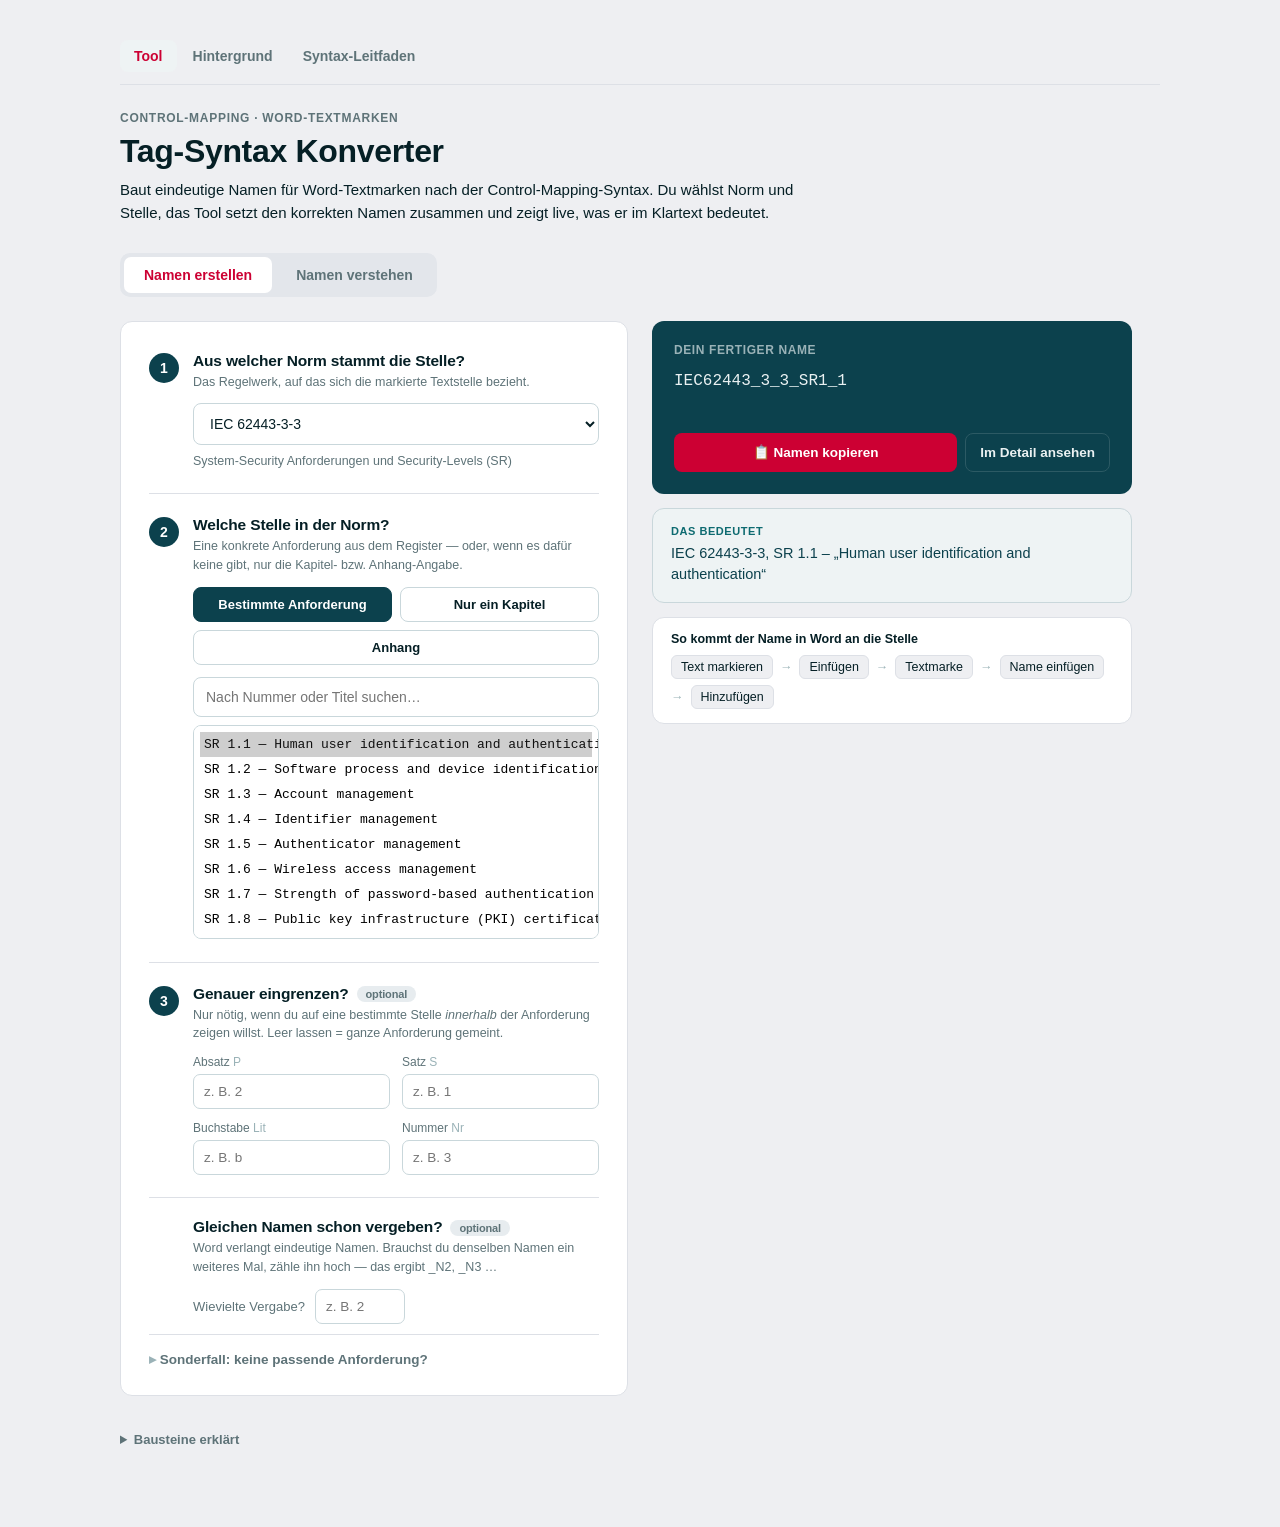
<file: index.html>
<!DOCTYPE html>
<html lang="de">
<head>
<meta charset="utf-8">
<meta name="viewport" content="width=device-width, initial-scale=1">
<title>Tag-Syntax Konverter</title>
<script>
  // In a SharePoint iframe the embedding page already carries title/context,
  // so hide this page's own header there; keep it when opened standalone.
  if (window.self !== window.top) {
    document.documentElement.classList.add('in-iframe');
  }
</script>
<style>
  /* --- Design-Tokens (CI). Identisch mit assets/site.css halten. --- */
  :root {
    --bg:#EEEFF2; --panel:#FFFFFF;
    --line:#DDE0E6; --line-2:#C9D7DB;
    --ink:#051F25; --ink-head:#0C414D;
    --muted:#5E7378; --faint:#9AB2B7;
    --accent:#CC0033; --accent-press:#B10029;
    --deep:#0C414D; --deep-ink:#EAF1F2; --deep-label:#9AB2B7; --deep-line:#2C5A64;
    --tint:#EEF3F4; --chip-tint:#E7ECEF; --teal:#0D6A70;
    --code-bg:#E8EBEF; --track:#E3E6EB;
  }

  * { box-sizing: border-box; }
  ::selection { background: #F3CBD5; }
  html, body {
    margin: 0;
    padding: 0;
    background: var(--bg);
    color: var(--ink);
    font-family: -apple-system, BlinkMacSystemFont, 'Segoe UI', Helvetica, Arial, sans-serif;
  }
  input, select, textarea, button { font-family: inherit; }
  button { cursor: pointer; }
  code {
    background: var(--code-bg);
    padding: 1px 6px;
    border-radius: 4px;
    font-family: ui-monospace, Menlo, Consolas, monospace;
    font-size: 13px;
  }
  @keyframes copyPulse {
    0% { opacity: 0; transform: translateY(-2px); }
    15% { opacity: 1; transform: translateY(0); }
    85% { opacity: 1; }
    100% { opacity: 0; }
  }

  .page {
    min-height: 100%;
    padding: clamp(20px, 5vw, 40px) clamp(16px, 4vw, 24px) clamp(48px, 8vw, 80px);
    overflow-x: hidden;
  }
  .wrap { max-width: 1040px; margin: 0 auto; }

  html.in-iframe .site-nav { display: none; }
  html.in-iframe #pageHeader { display: none; }
  html.in-iframe .tabs { margin-top: 0; }

  /* Gemeinsame Navigationsleiste (identisch mit assets/site.css) */
  .site-nav {
    display: flex;
    flex-wrap: wrap;
    gap: 2px;
    align-items: center;
    margin: 0 0 26px;
    padding-bottom: 12px;
    border-bottom: 1px solid var(--line);
  }
  .site-nav a {
    padding: 8px 14px;
    border-radius: 8px;
    font-size: 14px;
    font-weight: 600;
    text-decoration: none;
    color: var(--muted);
  }
  .site-nav a:hover { color: var(--accent); }
  .site-nav a.active { color: var(--accent); background: var(--tint); }

  .eyebrow {
    font-size: 12px;
    letter-spacing: 0.06em;
    text-transform: uppercase;
    color: var(--muted);
    font-weight: 600;
    margin-bottom: 8px;
  }
  h1 {
    font-size: 32px;
    font-weight: 650;
    margin: 0 0 8px;
    letter-spacing: -0.01em;
  }
  .lede {
    font-size: 15px;
    line-height: 1.55;
    color: var(--ink);
    max-width: 680px;
    margin: 0;
  }
  .tabs {
    display: flex;
    flex-wrap: wrap;
    gap: 4px;
    margin: 28px 0 24px;
    background: var(--track);
    padding: 4px;
    border-radius: 10px;
    width: fit-content;
  }
  .tab-btn {
    border: none;
    padding: 10px 20px;
    border-radius: 7px;
    font-size: 14px;
    font-weight: 600;
    white-space: nowrap;
    background: transparent;
    color: var(--muted);
  }
  .tab-btn.active {
    background: var(--panel);
    color: var(--accent);
  }

  .grid-2 {
    display: grid;
    grid-template-columns: repeat(auto-fit, minmax(320px, 1fr));
    gap: 24px;
    align-items: start;
  }

  .card {
    background: var(--panel);
    border: 1px solid var(--line);
    border-radius: 12px;
    padding: clamp(18px, 4vw, 28px);
    min-width: 0;
  }

  .field-label {
    font-size: 13px;
    font-weight: 600;
    color: var(--ink);
    display: block;
    margin-bottom: 8px;
  }
  .sub-label {
    font-size: 12px;
    color: var(--muted);
    display: block;
    margin-bottom: 5px;
  }
  .hint {
    margin-top: 7px;
    font-size: 12.5px;
    color: var(--muted);
    line-height: 1.5;
  }
  .divider {
    height: 1px;
    background: var(--line);
    margin: 20px 0;
  }

  .text-input, .select-input {
    width: 100%;
    box-sizing: border-box;
    padding: 11px 12px;
    border-radius: 8px;
    border: 1px solid var(--line-2);
    font-size: 14px;
    background: var(--panel);
    color: var(--ink);
  }
  .text-input.small {
    padding: 9px 10px;
    font-size: 13.5px;
    border-radius: 7px;
  }

  .pill-row {
    display: flex;
    gap: 8px;
    flex-wrap: wrap;
  }
  .pill-btn {
    padding: 8px 14px;
    border-radius: 8px;
    font-size: 13px;
    font-weight: 600;
    white-space: nowrap;
    border: 1px solid var(--line-2);
    background: var(--panel);
    color: var(--ink);
  }
  .pill-btn.active {
    border-color: var(--deep);
    background: var(--deep);
    color: var(--panel);
  }

  .seg-row {
    display: flex;
    flex-wrap: wrap;
    gap: 8px;
    margin-bottom: 12px;
  }
  .seg-btn {
    flex: 1 1 130px;
    padding: 9px 12px;
    border-radius: 8px;
    font-size: 13px;
    font-weight: 600;
    white-space: nowrap;
    border: 1px solid var(--line-2);
    background: var(--panel);
    color: var(--ink);
  }
  .seg-btn.active {
    border-color: var(--deep);
    background: var(--deep);
    color: var(--panel);
  }

  .control-select {
    width: 100%;
    box-sizing: border-box;
    padding: 6px;
    border-radius: 8px;
    border: 1px solid var(--line-2);
    font-size: 13px;
    background: var(--panel);
    font-family: ui-monospace, Menlo, Consolas, monospace;
  }
  .control-select option { padding: 5px 4px; }

  .no-results {
    font-size: 12.5px;
    color: var(--accent);
    margin-top: 6px;
  }

  .locator-grid {
    display: grid;
    grid-template-columns: 1fr 1fr;
    gap: 12px;
  }
  .locator-grid > div { min-width: 0; }

  .collision-row {
    display: flex;
    align-items: center;
    gap: 10px;
    flex-wrap: wrap;
  }
  .collision-row span { font-size: 13px; color: var(--muted); }
  .collision-input { width: 90px; }

  .sidebar {
    position: sticky;
    top: 24px;
    display: flex;
    flex-direction: column;
    gap: 14px;
    min-width: 0;
    max-width: 480px;
  }

  .result-box {
    background: var(--deep);
    border-radius: 12px;
    padding: 22px;
  }
  .result-label {
    font-size: 12px;
    letter-spacing: 0.05em;
    text-transform: uppercase;
    color: var(--deep-label);
    font-weight: 600;
    margin-bottom: 12px;
  }
  .result-value {
    font-family: ui-monospace, Menlo, Consolas, monospace;
    font-size: 16px;
    color: var(--deep-ink);
    word-break: break-all;
    line-height: 1.5;
    min-height: 48px;
  }
  .result-actions {
    display: flex;
    gap: 8px;
    margin-top: 16px;
  }
  .copy-btn {
    flex: 1;
    padding: 11px 14px;
    border-radius: 8px;
    font-size: 13.5px;
    font-weight: 600;
    border: none;
    background: var(--accent);
    color: #ffffff;
  }
  .copy-btn:hover { background: var(--accent-press); }
  .test-btn {
    padding: 11px 14px;
    border-radius: 8px;
    font-size: 13.5px;
    font-weight: 600;
    border: 1px solid var(--deep-line);
    background: transparent;
    color: var(--deep-ink);
  }
  .test-btn:hover { border-color: var(--deep-label); }

  .notice-box {
    background: var(--panel);
    border: 1px solid var(--line-2);
    border-left: 3px solid var(--accent);
    border-radius: 12px;
    padding: 16px 18px;
  }
  .notice-title {
    font-size: 12.5px;
    font-weight: 700;
    color: var(--accent);
    margin-bottom: 6px;
  }
  .notice-line {
    font-size: 12.5px;
    color: var(--ink);
    line-height: 1.5;
    margin-bottom: 3px;
  }

  .info-box {
    background: var(--chip-tint);
    border: 1px solid var(--line-2);
    border-radius: 12px;
    padding: 16px 18px;
  }
  .info-title {
    font-size: 12.5px;
    font-weight: 700;
    color: var(--ink);
    margin-bottom: 5px;
  }
  .info-body {
    font-size: 13px;
    color: var(--ink);
    line-height: 1.5;
  }

  .loading-box {
    background: var(--panel);
    border: 1px solid var(--line);
    border-radius: 12px;
    padding: 40px;
    text-align: center;
    color: var(--muted);
    font-size: 14px;
  }

  .example-row {
    margin-top: 14px;
    display: flex;
    gap: 8px;
    flex-wrap: wrap;
  }
  .example-btn {
    padding: 7px 11px;
    border-radius: 7px;
    font-size: 12px;
    font-family: ui-monospace, Menlo, Consolas, monospace;
    border: 1px solid var(--line-2);
    background: var(--bg);
    color: var(--ink);
  }

  .error-box {
    background: #FBECEF;
    border: 1px solid #E7BCC6;
    border-radius: 12px;
    padding: 18px 20px;
  }
  .error-title {
    font-size: 13px;
    font-weight: 700;
    color: var(--accent-press);
    margin-bottom: 5px;
  }
  .error-body {
    font-size: 13px;
    color: #8A2740;
    line-height: 1.5;
  }

  .sentence-box {
    background: var(--deep);
    border-radius: 12px;
    padding: 22px;
  }
  .sentence-label {
    font-size: 12px;
    letter-spacing: 0.05em;
    text-transform: uppercase;
    color: var(--deep-label);
    font-weight: 600;
    margin-bottom: 10px;
  }
  .sentence-body {
    font-size: 16px;
    color: var(--tint);
    line-height: 1.55;
  }

  .rows-box {
    background: var(--panel);
    border: 1px solid var(--line);
    border-radius: 12px;
    padding: 8px 0;
  }
  .row-item {
    display: flex;
    justify-content: space-between;
    gap: 16px;
    padding: 11px 20px;
    border-bottom: 1px solid var(--line);
  }
  .row-item:last-child { border-bottom: none; }
  .row-key {
    font-size: 12.5px;
    color: var(--muted);
    font-weight: 600;
    white-space: nowrap;
  }
  .row-val {
    font-size: 13.5px;
    color: var(--ink);
    text-align: right;
  }

  details.cheatsheet { margin-top: 36px; }
  details.cheatsheet summary {
    cursor: pointer;
    font-size: 13px;
    font-weight: 600;
    color: var(--muted);
  }
  .cheat-grid {
    margin-top: 16px;
    background: var(--panel);
    border: 1px solid var(--line);
    border-radius: 12px;
    padding: 24px;
    display: grid;
    grid-template-columns: repeat(auto-fit, minmax(240px, 1fr));
    gap: 24px;
    font-size: 13px;
    line-height: 1.7;
    color: var(--ink);
  }
  .cheat-grid .h { font-weight: 700; margin-bottom: 8px; color: var(--ink); }
  .cheat-grid .h2 { font-weight: 700; margin: 14px 0 8px; color: var(--ink); }
  .grammar-box {
    margin-top: 16px;
    background: var(--panel);
    border: 1px solid var(--line);
    border-radius: 12px;
    padding: 24px;
  }
  .grammar-title {
    font-weight: 700;
    margin-bottom: 10px;
    color: var(--ink);
    font-size: 13px;
  }
  .grammar-pre {
    margin: 0;
    font-family: ui-monospace, Menlo, Consolas, monospace;
    font-size: 12.5px;
    line-height: 1.75;
    color: var(--ink-head);
    background: var(--code-bg);
    border: 1px solid var(--line);
    border-radius: 8px;
    padding: 16px 18px;
    overflow-x: auto;
    white-space: pre;
  }

  /* --- Geführter Schritt-Aufbau (Redesign) --- */
  .step {
    display: grid;
    grid-template-columns: 30px 1fr;
    gap: 14px;
    padding: 22px 0;
    border-top: 1px solid var(--line);
  }
  .step:first-child { border-top: none; padding-top: 2px; }
  .step > div { min-width: 0; }
  .step-num {
    width: 30px;
    height: 30px;
    border-radius: 50%;
    background: var(--deep);
    color: var(--panel);
    font-size: 14px;
    font-weight: 700;
    display: flex;
    align-items: center;
    justify-content: center;
    margin-top: 1px;
  }
  .step-title {
    font-size: 15.5px;
    font-weight: 650;
    color: var(--ink);
    letter-spacing: -0.01em;
    margin-bottom: 3px;
  }
  .step-sub {
    font-size: 12.5px;
    color: var(--muted);
    line-height: 1.5;
    margin-bottom: 12px;
  }
  .optional-tag {
    display: inline-block;
    margin-left: 8px;
    font-size: 11px;
    font-weight: 600;
    color: var(--muted);
    background: var(--chip-tint);
    border-radius: 20px;
    padding: 2px 9px;
    vertical-align: middle;
  }
  .term-note { color: var(--faint); font-weight: 400; }

  .extra-field {
    padding: 20px 0 2px 44px;
    border-top: 1px solid var(--line);
  }

  .meaning-box {
    background: var(--tint);
    border: 1px solid var(--line-2);
    border-radius: 12px;
    padding: 16px 18px;
  }
  .meaning-label {
    font-size: 11px;
    letter-spacing: 0.05em;
    text-transform: uppercase;
    color: var(--teal);
    font-weight: 700;
    margin-bottom: 6px;
  }
  .meaning-text {
    font-size: 14.5px;
    color: var(--ink-head);
    line-height: 1.5;
  }

  .word-hint {
    background: var(--panel);
    border: 1px solid var(--line);
    border-radius: 12px;
    padding: 14px 18px;
  }
  .word-hint-title {
    font-size: 12.5px;
    font-weight: 700;
    color: var(--ink);
    margin-bottom: 9px;
  }
  .word-steps {
    display: flex;
    flex-wrap: wrap;
    align-items: center;
    gap: 6px 7px;
    font-size: 12.5px;
    color: var(--ink);
  }
  .word-steps .wc {
    background: var(--bg);
    border: 1px solid var(--line);
    border-radius: 6px;
    padding: 4px 9px;
    white-space: nowrap;
  }
  .word-steps .arrow { color: var(--faint); }

  details.sonderfall {
    margin-top: 8px;
    border-top: 1px solid var(--line);
    padding-top: 16px;
  }
  details.sonderfall > summary,
  details.grammar > summary {
    cursor: pointer;
    font-size: 13.5px;
    font-weight: 600;
    color: var(--muted);
    list-style: none;
  }
  details.sonderfall > summary::-webkit-details-marker,
  details.grammar > summary::-webkit-details-marker { display: none; }
  details.sonderfall > summary::before,
  details.grammar > summary::before { content: '▸ '; color: var(--faint); }
  details.sonderfall[open] > summary::before,
  details.grammar[open] > summary::before { content: '▾ '; }
  details.sonderfall .sf-body { margin-top: 14px; }
  details.grammar { margin-top: 20px; }
  details.grammar .sf-body { margin-top: 14px; }

  .copy-toast {
    animation: copyPulse 1.4s ease;
  }
</style>
</head>
<body>
<div class="page">
  <div class="wrap">

    <nav class="site-nav">
      <a href="index.html" class="active">Tool</a>
      <a href="README.html">Hintergrund</a>
      <a href="Syntax-Leitfaden.html">Syntax-Leitfaden</a>
    </nav>

    <div id="pageHeader" style="margin-bottom:0;">
      <div class="eyebrow">Control-Mapping · Word-Textmarken</div>
      <h1>Tag-Syntax Konverter</h1>
      <p class="lede">Baut eindeutige Namen für Word-Textmarken nach der Control-Mapping-Syntax. Du wählst Norm und Stelle, das Tool setzt den korrekten Namen zusammen und zeigt live, was er im Klartext bedeutet.</p>
    </div>

    <div class="tabs">
      <button type="button" id="tabBuild" class="tab-btn active">Namen erstellen</button>
      <button type="button" id="tabDecode" class="tab-btn">Namen verstehen</button>
    </div>

    <div id="buildPanel">
      <div class="grid-2">

        <div class="card">

          <div id="standardCaseSection">

            <div class="step">
              <div class="step-num">1</div>
              <div>
                <div class="step-title">Aus welcher Norm stammt die Stelle?</div>
                <div class="step-sub">Das Regelwerk, auf das sich die markierte Textstelle bezieht.</div>
                <select id="normSelect" class="select-input"></select>
                <div id="currentNormDesc" class="hint" style="display:none;"></div>
              </div>
            </div>

            <div class="step">
              <div class="step-num">2</div>
              <div>
                <div class="step-title">Welche Stelle in der Norm?</div>
                <div class="step-sub">Eine konkrete Anforderung aus dem Register — oder, wenn es dafür keine gibt, nur die Kapitel- bzw. Anhang-Angabe.</div>
                <div class="seg-row">
                  <button type="button" id="segControlBtn" class="seg-btn active">Bestimmte Anforderung</button>
                  <button type="button" id="segKapitelBtn" class="seg-btn">Nur ein Kapitel</button>
                  <button type="button" id="segAnnexBtn" class="seg-btn">Anhang</button>
                </div>

                <div id="segControlSection">
                  <div id="hasRegisterSection">
                    <input type="text" id="controlSearch" class="text-input" placeholder="Nach Nummer oder Titel suchen…" style="margin-bottom:8px;"/>
                    <select id="controlSelect" class="control-select" size="8"></select>
                    <div id="noControlResults" class="no-results" style="display:none;">Keine Treffer.</div>
                  </div>
                  <div id="noRegisterSection" style="display:none;">
                    <input type="text" id="freeNormstelle" class="text-input" placeholder="z. B. SR3.3, PR-1, Art. 11.1"/>
                    <div class="hint">Für diese Norm liegt kein Register vor — tippe die Fundstelle so ein, wie sie in der Norm steht. Punkte und Bindestriche passt das Tool automatisch an.</div>
                  </div>
                </div>

                <div id="segKapitelSection" style="display:none;">
                  <input type="text" id="kapitelInput" class="text-input" placeholder="z. B. 5.3"/>
                  <div class="hint">Für Stellen ohne formale Anforderung — Kapitel 5.3 wird z. B. zu „K5_3“.</div>
                </div>

                <div id="segAnnexSection" style="display:none;">
                  <div class="locator-grid">
                    <div>
                      <label class="sub-label" for="annexLetter">Anhang</label>
                      <input type="text" id="annexLetter" class="text-input small" placeholder="z. B. D"/>
                    </div>
                    <div>
                      <label class="sub-label" for="annexSection">Abschnitt im Anhang <span class="term-note">optional</span></label>
                      <input type="text" id="annexSection" class="text-input small" placeholder="z. B. 2.1"/>
                    </div>
                  </div>
                  <div class="hint">Anhang D wird zu „Annex_D“, Abschnitt D.2.1 zu „Annex_D_2_1“ — so tief, wie der Anhang gegliedert ist. Römische Anhänge (CRA: I, II …) und ZA/ZZ gehen genauso.</div>
                </div>
              </div>
            </div>

            <div class="step">
              <div class="step-num">3</div>
              <div>
                <div class="step-title">Genauer eingrenzen?<span class="optional-tag">optional</span></div>
                <div class="step-sub">Nur nötig, wenn du auf eine bestimmte Stelle <em>innerhalb</em> der Anforderung zeigen willst. Leer lassen = ganze Anforderung gemeint.</div>
                <div class="locator-grid">
                  <div>
                    <label class="sub-label">Absatz <span class="term-note">P</span></label>
                    <input type="text" inputmode="numeric" id="locP" class="text-input small" placeholder="z. B. 2"/>
                  </div>
                  <div>
                    <label class="sub-label">Satz <span class="term-note">S</span></label>
                    <input type="text" inputmode="numeric" id="locS" class="text-input small" placeholder="z. B. 1"/>
                  </div>
                  <div>
                    <label class="sub-label">Buchstabe <span class="term-note">Lit</span></label>
                    <input type="text" id="locLit" class="text-input small" placeholder="z. B. b"/>
                  </div>
                  <div>
                    <label class="sub-label">Nummer <span class="term-note">Nr</span></label>
                    <input type="text" inputmode="numeric" id="locNr" class="text-input small" placeholder="z. B. 3"/>
                  </div>
                </div>
              </div>
            </div>

          </div>

          <div class="extra-field">
            <div class="step-title">Gleichen Namen schon vergeben?<span class="optional-tag">optional</span></div>
            <div class="step-sub">Word verlangt eindeutige Namen. Brauchst du denselben Namen ein weiteres Mal, zähle ihn hoch — das ergibt _N2, _N3 …</div>
            <div class="collision-row">
              <span>Wievielte Vergabe?</span>
              <input type="text" inputmode="numeric" id="collision" class="text-input small collision-input" placeholder="z. B. 2"/>
            </div>
          </div>

          <details class="sonderfall">
            <summary>Sonderfall: keine passende Anforderung?</summary>
            <div class="sf-body">
              <div class="pill-row">
                <button type="button" class="pill-btn active" data-sonderfall="none">Normale Stelle</button>
                <button type="button" class="pill-btn" data-sonderfall="todo">Anforderung fehlt noch</button>
                <button type="button" class="pill-btn" data-sonderfall="wissen">Eigenes Wissen</button>
              </div>
              <div id="sonderfallHint" class="hint" style="display:none;"></div>
            </div>
          </details>

        </div>

        <div class="sidebar">
          <div class="result-box">
            <div class="result-label">Dein fertiger Name</div>
            <div class="result-value" id="generatedId">—</div>
            <div class="result-actions">
              <button type="button" class="copy-btn" id="copyBtn">📋 Namen kopieren</button>
              <button type="button" class="test-btn" id="testInDecoderBtn">Im Detail ansehen</button>
            </div>
          </div>

          <div id="buildMeaningBox" class="meaning-box" style="display:none;">
            <div class="meaning-label">Das bedeutet</div>
            <div class="meaning-text" id="buildMeaningText"></div>
          </div>

          <div id="validationBox" class="notice-box" style="display:none;">
            <div class="notice-title">Bitte noch prüfen</div>
            <div id="validationMessages"></div>
          </div>

          <div class="word-hint">
            <div class="word-hint-title">So kommt der Name in Word an die Stelle</div>
            <div class="word-steps">
              <span class="wc">Text markieren</span><span class="arrow">→</span>
              <span class="wc">Einfügen</span><span class="arrow">→</span>
              <span class="wc">Textmarke</span><span class="arrow">→</span>
              <span class="wc">Name einfügen</span><span class="arrow">→</span>
              <span class="wc">Hinzufügen</span>
            </div>
          </div>
        </div>
      </div>
    </div>

    <div id="decodePanel" style="display:none;">
      <div class="grid-2">
        <div class="card">
          <label class="field-label" for="decodeInput" style="margin-bottom:4px;">Textmarken-Name</label>
          <div class="step-sub" style="margin-bottom:12px;">Füge einen bestehenden Namen ein — das Tool übersetzt ihn zurück in Klartext.</div>
          <input type="text" id="decodeInput" class="text-input" style="padding:13px 14px; font-size:15px; font-family:ui-monospace,Menlo,Consolas,monospace;" placeholder="z. B. IEC62443_3_3_SR3_3__P2_S1" value="IEC62443_3_3_SR3_3__P2_S1"/>

          <div class="sub-label" style="margin-top:16px;">Oder ein Beispiel anklicken:</div>
          <div class="example-row" id="exampleRow"></div>
        </div>

        <div style="display:flex; flex-direction:column; gap:14px;">
          <div id="decodeErrorBox" class="error-box" style="display:none;">
            <div class="error-title">Konnte nicht entschlüsselt werden</div>
            <div class="error-body" id="decodeErrorText"></div>
          </div>

          <div id="decodeSentenceBox" class="sentence-box" style="display:none;">
            <div class="sentence-label">Im Klartext</div>
            <div class="sentence-body" id="decodeSentenceText"></div>
          </div>

          <div id="decodeRowsBox" class="rows-box" style="display:none;"></div>
        </div>
      </div>
    </div>

    <details class="cheatsheet">
      <summary>Bausteine erklärt</summary>
      <div class="cheat-grid">
        <div>
          <div class="h">Aufbau eines Namens</div>
          <code>Norm _ Stelle __ Locator _N&lt;n&gt;</code><br/>
          Beispiel <code>IEC62443_3_3_SR3_3__P2_S1</code> =<br/>
          IEC 62443-3-3, Anforderung SR 3.3, Absatz 2, Satz 1.
          <div class="h2">Anforderung (Control)</div>
          Eine einzelne, nummerierte Anforderung aus dem Register der Norm — z. B. SR 3.3, CR 1.1, PRE-1. Du wählst sie in Schritt 2 aus einer durchsuchbaren Liste; die korrekte Kurz-ID setzt das Tool selbst ein.
          <div class="h2">Kapitel und Anhang</div>
          Ohne formale Anforderung steht statt der Control-ID die Kapitelnummer (<code>K5_3</code>) oder der Anhang (<code>Annex_D</code>). Abschnitte im Anhang hängen als Ziffern an: <code>Annex_D_2_1</code> = Anhang D.2.1.
        </div>
        <div>
          <div class="h">Locator: von grob nach fein</div>
          Absatz → Satz → Buchstabe → Nummer. Immer nur so fein wie nötig; leer = ganze Anforderung.
          <div class="h2">Sonderfälle</div>
          Noch keine passende Anforderung: <code>TODO_NEU</code><br/>
          Ohne Normbezug, eigenes Wissen: <code>INTERNES_WISSEN</code><br/>
          Zweite Vergabe desselben Namens: <code>_N2</code>, <code>_N3</code>, …
          <div class="h2">Regeln von Word</div>
          Nur Buchstaben, Ziffern, Unterstriche · muss mit Buchstabe beginnen · max. 40 Zeichen. Das Tool hält sie automatisch ein.
        </div>
      </div>
      <details class="grammar">
        <summary>Für Technische: formale Grammatik (EBNF)</summary>
        <div class="sf-body">
      <div class="grammar-box" style="margin-top:0;">
        <pre class="grammar-pre">Textmarke     ::= Standardform | Sonderfall
Standardform  ::= Normkuerzel "_" Normstelle [ "__" Locator ] [ Kollision ]
Sonderfall    ::= ( "TODO_NEU" | "INTERNES_WISSEN" ) [ Kollision ]

Normkuerzel   ::= "IEC62443_2_1" | "IEC62443_3_3"
                | "IEC62443_4_1_2018" | "IEC62443_4_1_2026"
                | "IEC62443_4_2_2019" | "IEC62443_4_2_2026"
                | "EN40000_1" | "EN40000_2" | "EN40000_3" | "CRA" | "EN50742"

Normstelle    ::= ControlId | Kapitel | Anhang
ControlId     ::= Buchstabe { Buchstabe | Ziffer | "_" }        (* Register-ID, z. B. SR3_3, CR1_1, SM_1 *)
Kapitel       ::= "K" Ziffer { Ziffer | "_" Ziffer }             (* z. B. K5_3 für Kapitel 5.3 *)
Anhang        ::= "Annex_" Buchstabe+ { "_" Ziffer+ }            (* z. B. Annex_D, Annex_D_2_1 für D.2.1 *)

Locator       ::= [ Absatz ] [ "_" Satz ] [ "_" Buchstabenteil ] [ "_" Nummer ]   (* mind. 1 Teil, Reihenfolge fix *)
Absatz        ::= "P" Ziffer+
Satz          ::= "S" Ziffer+
Buchstabenteil::= "Lit" Buchstabe+
Nummer        ::= "Nr" Ziffer+

Kollision     ::= "_N" Ziffer+           (* _N2, _N3, … bei mehrfacher Vergabe desselben Namens *)

Buchstabe     ::= "A".."Z" | "a".."z"
Ziffer        ::= "0".."9"

(* Word-Textmarken-Regel: Gesamtname muss mit Buchstabe beginnen,
   nur [A-Za-z0-9_], maximal 40 Zeichen. *)</pre>
      </div>
        </div>
      </details>
    </details>

  </div>
</div>

<script>
(function () {
  'use strict';

  // ---------------------------------------------------------------------
  // Data: control register (IEC 62443-3-3, -4-1:2018/2026, -4-2:2019/2026) and norm list.
  // Extracted from LetsDrinkSomeTea/62443.md — embedded so this page has
  // no external dependencies and can be hosted as a single static file.
  // ---------------------------------------------------------------------
  var REGISTER = {"IEC62443_3_3":[{"norm_id":"SR1_1","display":"SR 1.1","title":"Human user identification and authentication"},{"norm_id":"SR1_2","display":"SR 1.2","title":"Software process and device identification and authentication"},{"norm_id":"SR1_3","display":"SR 1.3","title":"Account management"},{"norm_id":"SR1_4","display":"SR 1.4","title":"Identifier management"},{"norm_id":"SR1_5","display":"SR 1.5","title":"Authenticator management"},{"norm_id":"SR1_6","display":"SR 1.6","title":"Wireless access management"},{"norm_id":"SR1_7","display":"SR 1.7","title":"Strength of password-based authentication"},{"norm_id":"SR1_8","display":"SR 1.8","title":"Public key infrastructure (PKI) certificates"},{"norm_id":"SR1_9","display":"SR 1.9","title":"Strength of public key authentication"},{"norm_id":"SR1_10","display":"SR 1.10","title":"Authenticator feedback"},{"norm_id":"SR1_11","display":"SR 1.11","title":"Unsuccessful login attempts"},{"norm_id":"SR1_12","display":"SR 1.12","title":"System use notification"},{"norm_id":"SR1_13","display":"SR 1.13","title":"Access via untrusted networks"},{"norm_id":"SR2_1","display":"SR 2.1","title":"Authorization enforcement"},{"norm_id":"SR2_2","display":"SR 2.2","title":"Wireless use control"},{"norm_id":"SR2_3","display":"SR 2.3","title":"Use control for portable and mobile devices"},{"norm_id":"SR2_4","display":"SR 2.4","title":"Mobile code"},{"norm_id":"SR2_5","display":"SR 2.5","title":"Session lock"},{"norm_id":"SR2_6","display":"SR 2.6","title":"Remote session termination"},{"norm_id":"SR2_7","display":"SR 2.7","title":"Concurrent session control"},{"norm_id":"SR2_8","display":"SR 2.8","title":"Auditable events"},{"norm_id":"SR2_9","display":"SR 2.9","title":"Audit storage capacity"},{"norm_id":"SR2_10","display":"SR 2.10","title":"Response to audit processing failures"},{"norm_id":"SR2_11","display":"SR 2.11","title":"Timestamps"},{"norm_id":"SR2_12","display":"SR 2.12","title":"Non-repudiation"},{"norm_id":"SR3_1","display":"SR 3.1","title":"Communication integrity"},{"norm_id":"SR3_2","display":"SR 3.2","title":"Malicious code protection"},{"norm_id":"SR3_3","display":"SR 3.3","title":"Security functionality verification"},{"norm_id":"SR3_4","display":"SR 3.4","title":"Software and information integrity"},{"norm_id":"SR3_5","display":"SR 3.5","title":"Input validation"},{"norm_id":"SR3_6","display":"SR 3.6","title":"Deterministic output"},{"norm_id":"SR3_7","display":"SR 3.7","title":"Error handling"},{"norm_id":"SR3_8","display":"SR 3.8","title":"Session integrity"},{"norm_id":"SR3_9","display":"SR 3.9","title":"Protection of audit information"},{"norm_id":"SR4_1","display":"SR 4.1","title":"Information confidentiality"},{"norm_id":"SR4_2","display":"SR 4.2","title":"Information persistence"},{"norm_id":"SR4_3","display":"SR 4.3","title":"Use of cryptography"},{"norm_id":"SR5_1","display":"SR 5.1","title":"Network segmentation"},{"norm_id":"SR5_2","display":"SR 5.2","title":"Zone boundary protection"},{"norm_id":"SR5_3","display":"SR 5.3","title":"General purpose person-to-person communication restrictions"},{"norm_id":"SR5_4","display":"SR 5.4","title":"Application partitioning"},{"norm_id":"SR6_1","display":"SR 6.1","title":"Audit log accessibility"},{"norm_id":"SR6_2","display":"SR 6.2","title":"Continuous monitoring"},{"norm_id":"SR7_1","display":"SR 7.1","title":"Denial of service protection"},{"norm_id":"SR7_2","display":"SR 7.2","title":"Resource management"},{"norm_id":"SR7_3","display":"SR 7.3","title":"Control system backup"},{"norm_id":"SR7_4","display":"SR 7.4","title":"Control system recovery and reconstitution"},{"norm_id":"SR7_5","display":"SR 7.5","title":"Emergency power"},{"norm_id":"SR7_6","display":"SR 7.6","title":"Network and security configuration settings"},{"norm_id":"SR7_7","display":"SR 7.7","title":"Least functionality"},{"norm_id":"SR7_8","display":"SR 7.8","title":"Control system component inventory"}],"IEC62443_4_2_2019":[{"norm_id":"CR1_1","display":"CR 1.1","title":"Human user identification and authentication"},{"norm_id":"CR1_2","display":"CR 1.2","title":"Software process and device identification and authentication"},{"norm_id":"CR1_3","display":"CR 1.3","title":"Account management"},{"norm_id":"CR1_4","display":"CR 1.4","title":"Identifier management"},{"norm_id":"CR1_5","display":"CR 1.5","title":"Authenticator management"},{"norm_id":"CR1_6","display":"CR 1.6","title":"Wireless access management"},{"norm_id":"CR1_7","display":"CR 1.7","title":"Strength of password-based authentication"},{"norm_id":"CR1_8","display":"CR 1.8","title":"Public key infrastructure certificates"},{"norm_id":"CR1_9","display":"CR 1.9","title":"Strength of public key-based authentication"},{"norm_id":"CR1_10","display":"CR 1.10","title":"Authenticator feedback"},{"norm_id":"CR1_11","display":"CR 1.11","title":"Unsuccessful login attempts"},{"norm_id":"CR1_12","display":"CR 1.12","title":"System use notification"},{"norm_id":"CR1_13","display":"CR 1.13","title":"Access via untrusted networks"},{"norm_id":"CR1_14","display":"CR 1.14","title":"Strength of symmetric key-based authentication"},{"norm_id":"CR2_1","display":"CR 2.1","title":"Authorization enforcement"},{"norm_id":"CR2_2","display":"CR 2.2","title":"Wireless use control"},{"norm_id":"CR2_3","display":"CR 2.3","title":"Use control for portable and mobile devices"},{"norm_id":"CR2_4","display":"CR 2.4","title":"Mobile code"},{"norm_id":"CR2_5","display":"CR 2.5","title":"Session lock"},{"norm_id":"CR2_6","display":"CR 2.6","title":"Remote session termination"},{"norm_id":"CR2_7","display":"CR 2.7","title":"Concurrent session control"},{"norm_id":"CR2_8","display":"CR 2.8","title":"Auditable events"},{"norm_id":"CR2_9","display":"CR 2.9","title":"Audit storage capacity"},{"norm_id":"CR2_10","display":"CR 2.10","title":"Response to audit processing failures"},{"norm_id":"CR2_11","display":"CR 2.11","title":"Timestamps"},{"norm_id":"CR2_12","display":"CR 2.12","title":"Non-repudiation"},{"norm_id":"CR2_13","display":"CR 2.13","title":"Use of physical diagnostic and test interfaces"},{"norm_id":"CR3_1","display":"CR 3.1","title":"Communication integrity"},{"norm_id":"CR3_2","display":"CR 3.2","title":"Protection from malicious code"},{"norm_id":"CR3_3","display":"CR 3.3","title":"Security functionality verification"},{"norm_id":"CR3_4","display":"CR 3.4","title":"Software and information integrity"},{"norm_id":"CR3_5","display":"CR 3.5","title":"Input validation"},{"norm_id":"CR3_6","display":"CR 3.6","title":"Deterministic output"},{"norm_id":"CR3_7","display":"CR 3.7","title":"Error handling"},{"norm_id":"CR3_8","display":"CR 3.8","title":"Session integrity"},{"norm_id":"CR3_9","display":"CR 3.9","title":"Protection of audit information"},{"norm_id":"CR3_10","display":"CR 3.10","title":"Support for updates"},{"norm_id":"CR3_11","display":"CR 3.11","title":"Physical tamper resistance and detection"},{"norm_id":"CR3_12","display":"CR 3.12","title":"Provisioning product supplier roots of trust"},{"norm_id":"CR3_13","display":"CR 3.13","title":"Provisioning asset owner roots of trust"},{"norm_id":"CR3_14","display":"CR 3.14","title":"Integrity of the boot process"},{"norm_id":"CR4_1","display":"CR 4.1","title":"Information confidentiality"},{"norm_id":"CR4_2","display":"CR 4.2","title":"Information persistence"},{"norm_id":"CR4_3","display":"CR 4.3","title":"Use of cryptography"},{"norm_id":"CR5_1","display":"CR 5.1","title":"Network segmentation"},{"norm_id":"CR5_2","display":"CR 5.2","title":"Zone boundary protection"},{"norm_id":"CR5_3","display":"CR 5.3","title":"General-purpose person-to-person communication restrictions"},{"norm_id":"CR5_4","display":"CR 5.4","title":"Application partitioning"},{"norm_id":"CR6_1","display":"CR 6.1","title":"Audit log accessibility"},{"norm_id":"CR6_2","display":"CR 6.2","title":"Continuous monitoring"},{"norm_id":"CR7_1","display":"CR 7.1","title":"Denial of service protection"},{"norm_id":"CR7_2","display":"CR 7.2","title":"Resource management"},{"norm_id":"CR7_3","display":"CR 7.3","title":"Control system backup"},{"norm_id":"CR7_4","display":"CR 7.4","title":"Control system recovery and reconstitution"},{"norm_id":"CR7_5","display":"CR 7.5","title":"Emergency power"},{"norm_id":"CR7_6","display":"CR 7.6","title":"Network and security configuration settings"},{"norm_id":"CR7_7","display":"CR 7.7","title":"Least functionality"},{"norm_id":"CR7_8","display":"CR 7.8","title":"Control system component inventory"},{"norm_id":"SAR2_4","display":"SAR 2.4","title":"Mobile code"},{"norm_id":"SAR3_2","display":"SAR 3.2","title":"Protection from malicious code"},{"norm_id":"EDR2_4","display":"EDR 2.4","title":"Mobile code"},{"norm_id":"EDR2_13","display":"EDR 2.13","title":"Use of physical diagnostic and test interfaces"},{"norm_id":"EDR3_2","display":"EDR 3.2","title":"Protection from malicious code"},{"norm_id":"EDR3_10","display":"EDR 3.10","title":"Support for updates"},{"norm_id":"EDR3_11","display":"EDR 3.11","title":"Physical tamper resistance and detection"},{"norm_id":"EDR3_12","display":"EDR 3.12","title":"Provisioning product supplier roots of trust"},{"norm_id":"EDR3_13","display":"EDR 3.13","title":"Provisioning asset owner roots of trust"},{"norm_id":"EDR3_14","display":"EDR 3.14","title":"Integrity of the boot process"},{"norm_id":"HDR2_4","display":"HDR 2.4","title":"Mobile code"},{"norm_id":"HDR2_13","display":"HDR 2.13","title":"Use of physical diagnostic and test interfaces"},{"norm_id":"HDR3_2","display":"HDR 3.2","title":"Protection from malicious code"},{"norm_id":"HDR3_10","display":"HDR 3.10","title":"Support for updates"},{"norm_id":"HDR3_11","display":"HDR 3.11","title":"Physical tamper resistance and detection"},{"norm_id":"HDR3_12","display":"HDR 3.12","title":"Provisioning product supplier roots of trust"},{"norm_id":"HDR3_13","display":"HDR 3.13","title":"Provisioning asset owner roots of trust"},{"norm_id":"HDR3_14","display":"HDR 3.14","title":"Integrity of the boot process"},{"norm_id":"NDR1_6","display":"NDR 1.6","title":"Wireless access management"},{"norm_id":"NDR1_13","display":"NDR 1.13","title":"Access via untrusted networks"},{"norm_id":"NDR2_4","display":"NDR 2.4","title":"Mobile code"},{"norm_id":"NDR2_13","display":"NDR 2.13","title":"Use of physical diagnostic and test interfaces"},{"norm_id":"NDR3_2","display":"NDR 3.2","title":"Protection from malicious code"},{"norm_id":"NDR3_10","display":"NDR 3.10","title":"Support for updates"},{"norm_id":"NDR3_11","display":"NDR 3.11","title":"Physical tamper resistance and detection"},{"norm_id":"NDR3_12","display":"NDR 3.12","title":"Provisioning product supplier roots of trust"},{"norm_id":"NDR3_13","display":"NDR 3.13","title":"Provisioning asset owner roots of trust"},{"norm_id":"NDR3_14","display":"NDR 3.14","title":"Integrity of the boot process"},{"norm_id":"NDR5_2","display":"NDR 5.2","title":"Zone boundary protection"},{"norm_id":"NDR5_3","display":"NDR 5.3","title":"General purpose, person-to-person communication restrictions"}],"IEC62443_4_2_2026":[{"norm_id":"CR1_1","display":"CR 1.1","title":"Human user identification and authentication"},{"norm_id":"CR1_2","display":"CR 1.2","title":"Software process and device identification and authentication"},{"norm_id":"CR1_3","display":"CR 1.3","title":"Account management"},{"norm_id":"CR1_4","display":"CR 1.4","title":"Account identifier management"},{"norm_id":"CR1_5","display":"CR 1.5","title":"Authenticator management"},{"norm_id":"CR1_6","display":"CR 1.6","title":"Wireless access management"},{"norm_id":"CR1_7","display":"CR 1.7","title":"Strength of password-based authentication"},{"norm_id":"CR1_8","display":"CR 1.8","title":"Public key infrastructure certificates"},{"norm_id":"CR1_9","display":"CR 1.9","title":"Strength of certificate-based authentication"},{"norm_id":"CR1_10","display":"CR 1.10","title":"Authenticator feedback"},{"norm_id":"CR1_11","display":"CR 1.11","title":"Unsuccessful login attempts"},{"norm_id":"CR1_12","display":"CR 1.12","title":"System use notification"},{"norm_id":"CR1_13","display":"CR 1.13","title":"Access via untrusted networks"},{"norm_id":"CR1_14","display":"CR 1.14","title":"Strength of symmetric key-based authentication"},{"norm_id":"CR2_1","display":"CR 2.1","title":"Authorization enforcement"},{"norm_id":"CR2_2","display":"CR 2.2","title":"Wireless use control"},{"norm_id":"CR2_3","display":"CR 2.3","title":"Use control for portable and mobile devices"},{"norm_id":"CR2_4","display":"CR 2.4","title":"Mobile code"},{"norm_id":"CR2_5","display":"CR 2.5","title":"Session lock"},{"norm_id":"CR2_6","display":"CR 2.6","title":"Remote session termination"},{"norm_id":"CR2_7","display":"CR 2.7","title":"Concurrent session control"},{"norm_id":"CR2_8","display":"CR 2.8","title":"Auditable events"},{"norm_id":"CR2_9","display":"CR 2.9","title":"Audit storage capacity"},{"norm_id":"CR2_10","display":"CR 2.10","title":"Response to audit processing failures"},{"norm_id":"CR2_11","display":"CR 2.11","title":"Timestamps"},{"norm_id":"CR2_12","display":"CR 2.12","title":"Non-repudiation"},{"norm_id":"CR2_13","display":"CR 2.13","title":"Use of physical diagnostic and test interfaces"},{"norm_id":"CR3_1","display":"CR 3.1","title":"Communication integrity"},{"norm_id":"CR3_2","display":"CR 3.2","title":"Protection from malicious code"},{"norm_id":"CR3_3","display":"CR 3.3","title":"Security functionality verification"},{"norm_id":"CR3_4","display":"CR 3.4","title":"Software and information integrity"},{"norm_id":"CR3_5","display":"CR 3.5","title":"Input validation"},{"norm_id":"CR3_6","display":"CR 3.6","title":"Deterministic output"},{"norm_id":"CR3_7","display":"CR 3.7","title":"Error handling"},{"norm_id":"CR3_8","display":"CR 3.8","title":"Session integrity"},{"norm_id":"CR3_9","display":"CR 3.9","title":"Protection of audit information"},{"norm_id":"CR3_10","display":"CR 3.10","title":"Support for updates"},{"norm_id":"CR3_11","display":"CR 3.11","title":"Physical tamper resistance and detection"},{"norm_id":"CR3_12","display":"CR 3.12","title":"Provisioning product supplier roots of trust"},{"norm_id":"CR3_13","display":"CR 3.13","title":"Provisioning asset owner roots of trust"},{"norm_id":"CR3_14","display":"CR 3.14","title":"Integrity of the boot process"},{"norm_id":"CR4_1","display":"CR 4.1","title":"Information confidentiality"},{"norm_id":"CR4_2","display":"CR 4.2","title":"Information persistence"},{"norm_id":"CR4_3","display":"CR 4.3","title":"Use of cryptography"},{"norm_id":"CR5_1","display":"CR 5.1","title":"Network segmentation"},{"norm_id":"CR5_2","display":"CR 5.2","title":"Zone boundary protection"},{"norm_id":"CR5_3","display":"CR 5.3","title":"General-purpose person-to-person communication restrictions"},{"norm_id":"CR5_4","display":"CR 5.4","title":"Application partitioning"},{"norm_id":"CR6_1","display":"CR 6.1","title":"Audit log accessibility"},{"norm_id":"CR6_2","display":"CR 6.2","title":"Continuous monitoring"},{"norm_id":"CR7_1","display":"CR 7.1","title":"Denial of service protection"},{"norm_id":"CR7_2","display":"CR 7.2","title":"Resource management"},{"norm_id":"CR7_3","display":"CR 7.3","title":"Control system backup"},{"norm_id":"CR7_4","display":"CR 7.4","title":"Control system recovery and reconstitution"},{"norm_id":"CR7_5","display":"CR 7.5","title":"Emergency power"},{"norm_id":"CR7_6","display":"CR 7.6","title":"Network and security configuration settings"},{"norm_id":"CR7_7","display":"CR 7.7","title":"Least functionality"},{"norm_id":"CR7_8","display":"CR 7.8","title":"Control system component inventory"},{"norm_id":"CR7_9","display":"CR 7.9","title":"Component Reset"}],"IEC62443_4_1_2018":[{"norm_id":"SM_1","display":"SM-1","title":"Development process"},{"norm_id":"SM_2","display":"SM-2","title":"Identification of responsibilities"},{"norm_id":"SM_3","display":"SM-3","title":"Identification of applicability"},{"norm_id":"SM_4","display":"SM-4","title":"Security expertise"},{"norm_id":"SM_5","display":"SM-5","title":"Process scoping"},{"norm_id":"SM_6","display":"SM-6","title":"File integrity"},{"norm_id":"SM_7","display":"SM-7","title":"Development environment security"},{"norm_id":"SM_8","display":"SM-8","title":"Controls for private keys"},{"norm_id":"SM_9","display":"SM-9","title":"Security requirements for externally provided components"},{"norm_id":"SM_10","display":"SM-10","title":"Custom developed components from third-party suppliers"},{"norm_id":"SM_11","display":"SM-11","title":"Assessing and addressing security-related issues"},{"norm_id":"SM_12","display":"SM-12","title":"Process verification"},{"norm_id":"SM_13","display":"SM-13","title":"Continuous improvement"},{"norm_id":"SR_1","display":"SR-1","title":"Product security context"},{"norm_id":"SR_2","display":"SR-2","title":"Threat model"},{"norm_id":"SR_3","display":"SR-3","title":"Product security requirements"},{"norm_id":"SR_4","display":"SR-4","title":"Product security requirements content"},{"norm_id":"SR_5","display":"SR-5","title":"Security requirements review"},{"norm_id":"SD_1","display":"SD-1","title":"Secure design principles"},{"norm_id":"SD_2","display":"SD-2","title":"Defense in depth design"},{"norm_id":"SD_3","display":"SD-3","title":"Security design review"},{"norm_id":"SD_4","display":"SD-4","title":"Secure design best practices"},{"norm_id":"SI_1","display":"SI-1","title":"Security implementation review"},{"norm_id":"SI_2","display":"SI-2","title":"Secure coding standards"},{"norm_id":"SVV_1","display":"SVV-1","title":"Security requirements testing"},{"norm_id":"SVV_2","display":"SVV-2","title":"Threat mitigation testing"},{"norm_id":"SVV_3","display":"SVV-3","title":"Vulnerability testing"},{"norm_id":"SVV_4","display":"SVV-4","title":"Penetration testing"},{"norm_id":"SVV_5","display":"SVV-5","title":"Independence of testers"},{"norm_id":"DM_1","display":"DM-1","title":"Receiving notifications of security-related issues"},{"norm_id":"DM_2","display":"DM-2","title":"Reviewing security-related issues"},{"norm_id":"DM_3","display":"DM-3","title":"Assessing security-related issues"},{"norm_id":"DM_4","display":"DM-4","title":"Addressing security-related issues"},{"norm_id":"DM_5","display":"DM-5","title":"Disclosing security-related issues"},{"norm_id":"DM_6","display":"DM-6","title":"Periodic review of security defect management practice"},{"norm_id":"SUM_1","display":"SUM-1","title":"Security update qualification"},{"norm_id":"SUM_2","display":"SUM-2","title":"Security update documentation"},{"norm_id":"SUM_3","display":"SUM-3","title":"Dependent component or operating system security update documentation"},{"norm_id":"SUM_4","display":"SUM-4","title":"Security update delivery"},{"norm_id":"SUM_5","display":"SUM-5","title":"Timely delivery of security patches"},{"norm_id":"SG_1","display":"SG-1","title":"Product defense in depth"},{"norm_id":"SG_2","display":"SG-2","title":"Defense in depth measures expected in the environment"},{"norm_id":"SG_3","display":"SG-3","title":"Security hardening guidelines"},{"norm_id":"SG_4","display":"SG-4","title":"Secure disposal guidelines"},{"norm_id":"SG_5","display":"SG-5","title":"Secure operation guidelines"},{"norm_id":"SG_6","display":"SG-6","title":"Account management guidelines"},{"norm_id":"SG_7","display":"SG-7","title":"Documentation review"}],"IEC62443_4_1_2026":[{"norm_id":"SM_1","display":"SM-1","title":"Development process"},{"norm_id":"SM_2","display":"SM-2","title":"Identification of responsibilities"},{"norm_id":"SM_3","display":"SM-3","title":"Identification of applicability"},{"norm_id":"SM_4","display":"SM-4","title":"Security expertise"},{"norm_id":"SM_5","display":"SM-5","title":"Process scoping"},{"norm_id":"SM_6","display":"SM-6","title":"File integrity"},{"norm_id":"SM_7","display":"SM-7","title":"Development and production environment security"},{"norm_id":"SM_8","display":"SM-8","title":"Controls for private keys"},{"norm_id":"SM_9","display":"SM-9","title":"Third-party components"},{"norm_id":"SM_10","display":"SM-10","title":"Policy on vulnerability handling"},{"norm_id":"SM_11","display":"SM-11","title":"Security support period"},{"norm_id":"SM_12","display":"SM-12","title":"Inventory of components"},{"norm_id":"SM_13","display":"SM-13","title":"Software Bill of Material (SBOM)"},{"norm_id":"SM_14","display":"SM-14","title":"Assessing and addressing security-related issues before release"},{"norm_id":"SM_15","display":"SM-15","title":"Process verification"},{"norm_id":"SM_16","display":"SM-16","title":"Regular product security reviews"},{"norm_id":"SM_17","display":"SM-17","title":"Continuous improvement"},{"norm_id":"SRM_1","display":"SRM-1","title":"Security risk assessment method and criteria"},{"norm_id":"SRM_2","display":"SRM-2","title":"Intended use"},{"norm_id":"SRM_3","display":"SRM-3","title":"Product security context"},{"norm_id":"SRM_4","display":"SRM-4","title":"Threat model"},{"norm_id":"SRM_5","display":"SRM-5","title":"Security risk rating"},{"norm_id":"SRM_6","display":"SRM-6","title":"Security risk treatment"},{"norm_id":"SRM_7","display":"SRM-7","title":"Threat model verification"},{"norm_id":"SRM_8","display":"SRM-8","title":"Security risk monitoring and review"},{"norm_id":"SRM_9","display":"SRM-9","title":"Security risk communication and documentation of product security risk"},{"norm_id":"SR_1","display":"SR-1","title":"Product security requirements"},{"norm_id":"SR_2","display":"SR-2","title":"Requirements applicability assessment"},{"norm_id":"SR_3","display":"SR-3","title":"Security requirements review"},{"norm_id":"SR_4","display":"SR-4","title":"Information categorization"},{"norm_id":"SD_1","display":"SD-1","title":"Secure design principles"},{"norm_id":"SD_2","display":"SD-2","title":"Defence in depth design"},{"norm_id":"SD_3","display":"SD-3","title":"Security design review"},{"norm_id":"SD_4","display":"SD-4","title":"Secure design best practices"},{"norm_id":"SD_5","display":"SD-5","title":"Secure by default"},{"norm_id":"SD_6","display":"SD-6","title":"Reset to a defined state"},{"norm_id":"SD_7","display":"SD-7","title":"Cryptographic use cases"},{"norm_id":"SI_1","display":"SI-1","title":"Security implementation review"},{"norm_id":"SI_2","display":"SI-2","title":"Secure coding standards"},{"norm_id":"SI_3","display":"SI-3","title":"Static application security testing"},{"norm_id":"SVV_1","display":"SVV-1","title":"Independence of testers"},{"norm_id":"SVV_2","display":"SVV-2","title":"Security requirements testing"},{"norm_id":"SVV_3","display":"SVV-3","title":"Threat mitigation testing"},{"norm_id":"SVV_4","display":"SVV-4","title":"Vulnerability testing"},{"norm_id":"SVV_5","display":"SVV-5","title":"Robustness testing"},{"norm_id":"SVV_6","display":"SVV-6","title":"Penetration testing"},{"norm_id":"SVV_7","display":"SVV-7","title":"Security test grade"},{"norm_id":"SVV_8","display":"SVV-8","title":"Security verification and validation test plans and reports"},{"norm_id":"SVV_9","display":"SVV-9","title":"Regular testing"},{"norm_id":"DM_1","display":"DM-1","title":"Receiving notifications of security-related issues"},{"norm_id":"DM_2","display":"DM-2","title":"Reviewing security-related issues"},{"norm_id":"DM_3","display":"DM-3","title":"Assessing security-related issues"},{"norm_id":"DM_4","display":"DM-4","title":"Addressing security-related issues"},{"norm_id":"DM_5","display":"DM-5","title":"Disclosing security-related issues"},{"norm_id":"DM_6","display":"DM-6","title":"Periodic review of security defect management practice"},{"norm_id":"DM_7","display":"DM-7","title":"Public policy on coordinated vulnerability disclosure"},{"norm_id":"SUM_1","display":"SUM-1","title":"Security update qualification"},{"norm_id":"SUM_2","display":"SUM-2","title":"Security update documentation"},{"norm_id":"SUM_3","display":"SUM-3","title":"Dependent component or operating system security update documentation"},{"norm_id":"SUM_4","display":"SUM-4","title":"Security update delivery"},{"norm_id":"SUM_5","display":"SUM-5","title":"Timely delivery of security updates"},{"norm_id":"SUM_6","display":"SUM-6","title":"Support of automatic updates"},{"norm_id":"SUM_7","display":"SUM-7","title":"Separate security updates"},{"norm_id":"SG_1","display":"SG-1","title":"Product description"},{"norm_id":"SG_2","display":"SG-2","title":"Product defence in depth"},{"norm_id":"SG_3","display":"SG-3","title":"Defence in depth measures expected in the environment"},{"norm_id":"SG_4","display":"SG-4","title":"Security hardening guidelines"},{"norm_id":"SG_5","display":"SG-5","title":"Secure disposal guidelines"},{"norm_id":"SG_6","display":"SG-6","title":"Secure operation guidelines"},{"norm_id":"SG_7","display":"SG-7","title":"Account management guidelines"},{"norm_id":"SG_8","display":"SG-8","title":"Documentation review"}],"EN40000_3":[{"norm_id":"APP_1","display":"APP-1","title":"Requirement enhancement applicability"},{"norm_id":"PRE_1","display":"PRE-1","title":"Policy on vulnerability handling"},{"norm_id":"PRE_2","display":"PRE-2","title":"Policy on coordinated vulnerability disclosure"},{"norm_id":"PRE_3","display":"PRE-3","title":"Operational security"},{"norm_id":"PRE_4","display":"PRE-4","title":"On-going communication"},{"norm_id":"PRE_5","display":"PRE-5","title":"Secure communication"},{"norm_id":"PRE_6","display":"PRE-6","title":"Product identification"},{"norm_id":"PRE_7","display":"PRE-7","title":"Identification of software components"},{"norm_id":"PRE_8","display":"PRE-8","title":"Identification of hardware components"},{"norm_id":"PRE_9","display":"PRE-9","title":"Planning regular test and reviews"},{"norm_id":"PRE_10","display":"PRE-10","title":"Mechanisms for distribution"},{"norm_id":"RCP_1","display":"RCP-1","title":"Capability to receive reports"},{"norm_id":"RCP_2","display":"RCP-2","title":"Monitoring"},{"norm_id":"RCP_3","display":"RCP-3","title":"Potentially impacted software components"},{"norm_id":"RCP_4","display":"RCP-4","title":"Potentially impacted hardware components"},{"norm_id":"RCP_5","display":"RCP-5","title":"Coordinator involvement"},{"norm_id":"RCP_6","display":"RCP-6","title":"Performing regular tests"},{"norm_id":"RCP_7","display":"RCP-7","title":"Performing regular reviews"},{"norm_id":"VRF_1","display":"VRF-1","title":"Initial assessment and verification"},{"norm_id":"VRF_2","display":"VRF-2","title":"Vulnerability risk assessment"},{"norm_id":"RMD_1","display":"RMD-1","title":"Remediation decision"},{"norm_id":"RMD_2","display":"RMD-2","title":"Remediation development"},{"norm_id":"RMD_3","display":"RMD-3","title":"Remediation test"},{"norm_id":"RLS_1","display":"RLS-1","title":"Security update release"},{"norm_id":"RLS_2","display":"RLS-2","title":"Release information"},{"norm_id":"PRA_1","display":"PRA-1","title":"Post-release actions"}]};
  var NORMS = [{"key":"IEC62443_2_1","label":"IEC 62443-2-1","desc":"Security-Programm Anforderungen für Asset Owner","hasRegister":false},{"key":"IEC62443_3_3","label":"IEC 62443-3-3","desc":"System-Security Anforderungen und Security-Levels (SR)","hasRegister":true},{"key":"IEC62443_4_1_2018","label":"IEC 62443-4-1:2018","desc":"Secure-Product-Development-Lifecycle Anforderungen (Practices)","hasRegister":true},{"key":"IEC62443_4_1_2026","label":"IEC 62443-4-1:2026","desc":"Secure-Product-Development-Lifecycle Anforderungen (Practices) — Entwurf prAA:2026-03","hasRegister":true},{"key":"IEC62443_4_1","label":"IEC 62443-4-1 (ohne Ausgabe)","desc":"Secure-Product-Development-Lifecycle Anforderungen (Practices)","hasRegister":false,"legacy":["IEC62443_4_1_2026","IEC62443_4_1_2018"]},{"key":"IEC62443_4_2_2019","label":"IEC 62443-4-2:2019","desc":"Technical-Security Anforderungen für Komponenten (CR/EDR/HDR/NDR/SAR)","hasRegister":true},{"key":"IEC62443_4_2_2026","label":"IEC 62443-4-2:2026","desc":"Technical-Security Anforderungen für Komponenten (CR) — Entwurf prAA:2026-03","hasRegister":true},{"key":"IEC62443_4_2","label":"IEC 62443-4-2 (ohne Ausgabe)","desc":"Technical-Security Anforderungen für Komponenten (CR/EDR/HDR/NDR/SAR)","hasRegister":false,"legacy":["IEC62443_4_2_2026","IEC62443_4_2_2019"]},{"key":"EN40000_1","label":"EN 40000-1","desc":"Vokabular — gemeinsame Begriffe und Definitionen","hasRegister":false},{"key":"EN40000_2","label":"EN 40000-2","desc":"Grundsätze für Cyber-Resilienz und Risikomanagement-Elemente","hasRegister":false},{"key":"EN40000_3","label":"EN 40000-3","desc":"Umgang mit Schwachstellen — Erkennung, Behandlung und koordinierte Offenlegung (CVD)","hasRegister":true},{"key":"CRA","label":"Cyber Resilience Act","desc":"","hasRegister":false},{"key":"EN50742","label":"EN 50742","desc":"","hasRegister":false}];

  // ---------------------------------------------------------------------
  // State
  // ---------------------------------------------------------------------
  var state = {
    mode: 'build',
    sonderfall: 'none',
    normKey: 'IEC62443_3_3',
    segMode: 'control',
    controlSearch: '',
    controlId: '',
    freeNormstelle: '',
    kapitelInput: '',
    annexLetter: '', annexSection: '',
    locP: '', locS: '', locLit: '', locNr: '',
    collision: '',
    decodeInput: 'IEC62443_3_3_SR3_3__P2_S1',
  };

  var firstControl = (REGISTER['IEC62443_3_3'] || [])[0];
  state.controlId = firstControl ? firstControl.norm_id : '';

  // ---------------------------------------------------------------------
  // Helpers
  // ---------------------------------------------------------------------
  function normalizeToken(raw) {
    if (!raw) return '';
    var s = raw.trim().replace(/[.\-\s]+/g, '_').replace(/[^A-Za-z0-9_]/g, '');
    s = s.replace(/_+/g, '_').replace(/^_+|_+$/g, '');
    return s;
  }

  function normalizeChapter(raw) {
    if (!raw) return '';
    var parts = raw.trim().split(/[.\-_\s]+/).filter(Boolean);
    if (!parts.length) return '';
    return 'K' + parts.join('_');
  }

  // "Annex D" / "anhang d." / "D" -> "D"; keeps multi-letter annexes (ZA, ZZ)
  // and the roman numerals the CRA uses (I, II, VIII).
  function normalizeAnnexLetter(raw) {
    if (!raw) return '';
    var s = raw.trim().replace(/^(annex|anhang)\s*/i, '');
    s = s.replace(/[^A-Za-z]/g, '');
    return s.toUpperCase();
  }

  // "D.2.1" / "2.1" / "2-1" -> "2_1"; nests as deep as the annex is structured.
  function normalizeAnnexSection(raw) {
    if (!raw) return '';
    var parts = raw.trim().replace(/^[A-Za-z]+/, '').split(/[^0-9]+/).filter(Boolean);
    return parts.join('_');
  }

  function buildLocatorSegment(s) {
    var parts = [];
    if (s.locP) parts.push('P' + normalizeToken(s.locP));
    if (s.locS) parts.push('S' + normalizeToken(s.locS));
    if (s.locLit) parts.push('Lit' + normalizeToken(s.locLit));
    if (s.locNr) parts.push('Nr' + normalizeToken(s.locNr));
    return parts.length ? '__' + parts.join('_') : '';
  }

  function computeBuild() {
    var s = state;
    var messages = [];
    var id = '';
    var selectedControlTitle = '';
    var selectedControlDisplay = '';

    if (s.sonderfall === 'todo' || s.sonderfall === 'wissen') {
      id = s.sonderfall === 'todo' ? 'TODO_NEU' : 'INTERNES_WISSEN';
      if (s.collision) id += '_N' + normalizeToken(s.collision);
    } else {
      var register = REGISTER[s.normKey] || [];
      var hasRegister = register.length > 0;
      var segment = '';
      if (s.segMode === 'kapitel') {
        segment = normalizeChapter(s.kapitelInput);
        if (!segment) messages.push('Trag noch die Kapitel-Nummer ein (z. B. 5.3).');
      } else if (s.segMode === 'annex') {
        var annexLetter = normalizeAnnexLetter(s.annexLetter);
        var annexSection = normalizeAnnexSection(s.annexSection);
        if (annexLetter) {
          segment = 'Annex_' + annexLetter + (annexSection ? '_' + annexSection : '');
        } else {
          messages.push('Trag noch den Anhang ein (z. B. D).');
          if (annexSection) messages.push('Ohne Anhang-Buchstabe lässt sich der Abschnitt nicht zuordnen.');
        }
      } else {
        if (hasRegister) {
          segment = s.controlId || '';
          var found = register.find(function (c) { return c.norm_id === s.controlId; });
          if (found) { selectedControlTitle = found.title; selectedControlDisplay = found.display; }
        } else {
          segment = normalizeToken(s.freeNormstelle);
          if (!segment) messages.push('Trag noch die Fundstelle ein (z. B. SR3.3).');
        }
      }
      var locatorSegment = buildLocatorSegment(s);
      var collisionSegment = s.collision ? '_N' + normalizeToken(s.collision) : '';
      id = segment ? (s.normKey + '_' + segment + locatorSegment + collisionSegment) : '';
    }

    if (id) {
      if (!/^[A-Za-z][A-Za-z0-9_]*$/.test(id)) {
        messages.push('Der Name enthält ungültige Zeichen oder beginnt nicht mit einem Buchstaben.');
      }
      if (id.length > 40) {
        messages.push('Name ist ' + id.length + ' Zeichen lang — Word-Textmarken sind auf 40 Zeichen begrenzt.');
      }
    }

    return { id: id, messages: messages, selectedControlTitle: selectedControlTitle, selectedControlDisplay: selectedControlDisplay };
  }

  function describe(rawInput) {
    var raw = (rawInput || '').trim();
    if (!raw) return { error: '', sentence: '', rows: [] };

    var todoMatch = raw.match(/^(TODO_NEU|INTERNES_WISSEN)(?:_N(\d+))?$/);
    if (todoMatch) {
      var base = todoMatch[1];
      var n = todoMatch[2];
      var rows = [{ k: 'Typ', v: base }];
      if (n) rows.push({ k: 'Kollision', v: n + '. Vergabe dieses Namens' });
      var sentence = base === 'TODO_NEU'
        ? 'Noch keine passende Anforderung vorhanden — diese Stelle wird später im Register geklärt.'
        : 'Beruht auf eigenem Wissen, ohne direkten Normbezug.';
      return { error: '', sentence: sentence + (n ? ' (' + n + '. Vergabe dieses Namens)' : ''), rows: rows };
    }

    if (!/^[A-Za-z][A-Za-z0-9_]*$/.test(raw)) {
      return { error: 'Enthält ungültige Zeichen oder beginnt nicht mit einem Buchstaben — kein gültiger Word-Textmarken-Name.', sentence: '', rows: [] };
    }

    var rest = raw;
    var collisionN = '';
    var collMatch = rest.match(/_N(\d+)$/);
    if (collMatch) { collisionN = collMatch[1]; rest = rest.slice(0, -collMatch[0].length); }

    var locatorPart = '';
    var locIdx = rest.indexOf('__');
    var normAndSegment = rest;
    if (locIdx !== -1) {
      normAndSegment = rest.slice(0, locIdx);
      locatorPart = rest.slice(locIdx + 2);
    }

    var norms = (NORMS || []).slice().sort(function (a, b) { return b.key.length - a.key.length; });
    var matchedNorm = null;
    for (var i = 0; i < norms.length; i++) {
      var nrm = norms[i];
      if (normAndSegment === nrm.key || normAndSegment.indexOf(nrm.key + '_') === 0) { matchedNorm = nrm; break; }
    }
    if (!matchedNorm) {
      return { error: 'Kein bekanntes Normkürzel am Anfang erkannt.', sentence: '', rows: [] };
    }
    var segment = normAndSegment.slice(matchedNorm.key.length + 1);
    if (!segment) {
      return { error: 'Nach dem Normkürzel fehlt die Normstelle.', sentence: '', rows: [] };
    }

    var rowsOut = [{ k: 'Norm', v: matchedNorm.label + (matchedNorm.desc ? ' — ' + matchedNorm.desc : '') }];
    var segmentSentence = '';
    var annexMatch = segment.match(/^Annex_([A-Za-z]+)((?:_\d+)*)$/);
    if (/^K\d/.test(segment)) {
      var chapterDisplay = segment.slice(1).replace(/_/g, '.');
      segmentSentence = 'Kapitel ' + chapterDisplay;
      rowsOut.push({ k: 'Kapitel', v: chapterDisplay });
    } else if (annexMatch) {
      var annexLetterOut = annexMatch[1];
      segmentSentence = 'Anhang ' + annexLetterOut;
      rowsOut.push({ k: 'Anhang', v: annexLetterOut });
      if (annexMatch[2]) {
        var sectionDisplay = annexLetterOut + '.' + annexMatch[2].slice(1).replace(/_/g, '.');
        segmentSentence += ', Abschnitt ' + sectionDisplay;
        rowsOut.push({ k: 'Abschnitt', v: sectionDisplay });
      }
    } else if (matchedNorm.legacy) {
      // Undated key (before editions were split): show what the ID means in each edition.
      var editionHits = [];
      matchedNorm.legacy.forEach(function (edKey) {
        var ed = NORMS.find(function (n) { return n.key === edKey; });
        var hit = (REGISTER[edKey] || []).find(function (c) { return c.norm_id === segment; });
        rowsOut.push({ k: ed.label, v: hit ? hit.display + ' – ' + hit.title : 'nicht vorhanden' });
        if (hit) editionHits.push(ed.label + ': ' + hit.display + ' – „' + hit.title + '“');
      });
      segmentSentence = segment + ' (Ausgabe nicht angegeben' + (editionHits.length ? ' — ' + editionHits.join('; ') : '') + ')';
    } else {
      var register = (REGISTER[matchedNorm.key] || []);
      var found2 = register.find(function (c) { return c.norm_id === segment; });
      if (found2) {
        segmentSentence = found2.display + ' – „' + found2.title + '“';
        rowsOut.push({ k: 'Anforderung', v: found2.display });
        rowsOut.push({ k: 'Titel', v: found2.title });
      } else {
        segmentSentence = segment;
        rowsOut.push({ k: 'Anforderung', v: segment + ' (nicht im Register gefunden)' });
      }
    }

    var locatorLabels = [];
    if (locatorPart) {
      var tokens = locatorPart.split('_');
      for (var j = 0; j < tokens.length; j++) {
        var t = tokens[j];
        var m;
        if ((m = t.match(/^P(\d+)$/))) locatorLabels.push('Absatz ' + m[1]);
        else if ((m = t.match(/^S(\d+)$/))) locatorLabels.push('Satz ' + m[1]);
        else if ((m = t.match(/^Lit([A-Za-z0-9]+)$/))) locatorLabels.push('Buchstabe ' + m[1]);
        else if ((m = t.match(/^Nr(\d+)$/))) locatorLabels.push('Nummer ' + m[1]);
        else locatorLabels.push(t + ' (unbekannt)');
      }
      rowsOut.push({ k: 'Locator', v: locatorLabels.join(', ') });
    }
    if (collisionN) rowsOut.push({ k: 'Kollision', v: collisionN + '. Vergabe dieses Namens' });

    var sentence = matchedNorm.label + ', ' + segmentSentence;
    if (locatorLabels.length) sentence += ', ' + locatorLabels.join(', ');
    if (collisionN) sentence += ' (' + collisionN + '. Vergabe dieses Namens)';

    return { error: '', sentence: sentence, rows: rowsOut };
  }

  function copyToClipboard(text) {
    if (navigator.clipboard && navigator.clipboard.writeText) {
      return navigator.clipboard.writeText(text).catch(function () {
        return fallbackCopy(text);
      });
    }
    return fallbackCopy(text);
  }

  function fallbackCopy(text) {
    return new Promise(function (resolve, reject) {
      try {
        var ta = document.createElement('textarea');
        ta.value = text;
        ta.style.position = 'fixed';
        ta.style.top = '-1000px';
        ta.style.left = '-1000px';
        ta.setAttribute('readonly', '');
        document.body.appendChild(ta);
        ta.focus();
        ta.select();
        var ok = document.execCommand('copy');
        document.body.removeChild(ta);
        if (ok) resolve(); else reject(new Error('execCommand copy failed'));
      } catch (err) {
        reject(err);
      }
    });
  }

  // ---------------------------------------------------------------------
  // DOM refs
  // ---------------------------------------------------------------------
  var el = {
    tabBuild: document.getElementById('tabBuild'),
    tabDecode: document.getElementById('tabDecode'),
    buildPanel: document.getElementById('buildPanel'),
    decodePanel: document.getElementById('decodePanel'),

    sonderfallHint: document.getElementById('sonderfallHint'),
    standardCaseSection: document.getElementById('standardCaseSection'),

    normSelect: document.getElementById('normSelect'),
    currentNormDesc: document.getElementById('currentNormDesc'),

    segControlBtn: document.getElementById('segControlBtn'),
    segKapitelBtn: document.getElementById('segKapitelBtn'),
    segAnnexBtn: document.getElementById('segAnnexBtn'),
    segControlSection: document.getElementById('segControlSection'),
    segKapitelSection: document.getElementById('segKapitelSection'),
    segAnnexSection: document.getElementById('segAnnexSection'),
    hasRegisterSection: document.getElementById('hasRegisterSection'),
    noRegisterSection: document.getElementById('noRegisterSection'),

    controlSearch: document.getElementById('controlSearch'),
    controlSelect: document.getElementById('controlSelect'),
    noControlResults: document.getElementById('noControlResults'),
    freeNormstelle: document.getElementById('freeNormstelle'),
    kapitelInput: document.getElementById('kapitelInput'),
    annexLetter: document.getElementById('annexLetter'),
    annexSection: document.getElementById('annexSection'),

    locP: document.getElementById('locP'),
    locS: document.getElementById('locS'),
    locLit: document.getElementById('locLit'),
    locNr: document.getElementById('locNr'),
    collision: document.getElementById('collision'),

    generatedId: document.getElementById('generatedId'),
    copyBtn: document.getElementById('copyBtn'),
    testInDecoderBtn: document.getElementById('testInDecoderBtn'),
    validationBox: document.getElementById('validationBox'),
    validationMessages: document.getElementById('validationMessages'),
    buildMeaningBox: document.getElementById('buildMeaningBox'),
    buildMeaningText: document.getElementById('buildMeaningText'),

    decodeInput: document.getElementById('decodeInput'),
    exampleRow: document.getElementById('exampleRow'),
    decodeErrorBox: document.getElementById('decodeErrorBox'),
    decodeErrorText: document.getElementById('decodeErrorText'),
    decodeSentenceBox: document.getElementById('decodeSentenceBox'),
    decodeSentenceText: document.getElementById('decodeSentenceText'),
    decodeRowsBox: document.getElementById('decodeRowsBox'),
  };

  var sonderfallBtns = Array.prototype.slice.call(document.querySelectorAll('.pill-btn[data-sonderfall]'));
  var copyResetTimer = null;

  // ---------------------------------------------------------------------
  // Static option population (norms)
  // ---------------------------------------------------------------------
  NORMS.forEach(function (n) {
    if (n.legacy) return; // undated keys are only decoded, never built
    var opt = document.createElement('option');
    opt.value = n.key;
    opt.textContent = n.label + (n.extra ? ' (Zusatz)' : '') + (n.hasRegister ? '' : ' — kein Register');
    el.normSelect.appendChild(opt);
  });

  var examples = [
    { label: 'IEC62443_3_3_SR3_3__P2_S1', value: 'IEC62443_3_3_SR3_3__P2_S1' },
    { label: 'IEC62443_4_2_2019_CR1_1', value: 'IEC62443_4_2_2019_CR1_1' },
    { label: 'IEC62443_4_1_2026_Annex_D_2', value: 'IEC62443_4_1_2026_Annex_D_2' },
    { label: 'CRA_Art_11_1__Litb', value: 'CRA_Art_11_1__Litb' },
    { label: 'EN40000_1_K5_3__S2', value: 'EN40000_1_K5_3__S2' },
    { label: 'TODO_NEU', value: 'TODO_NEU' },
  ];
  examples.forEach(function (ex) {
    var btn = document.createElement('button');
    btn.type = 'button';
    btn.className = 'example-btn';
    btn.textContent = ex.label;
    btn.addEventListener('click', function () {
      state.decodeInput = ex.value;
      el.decodeInput.value = ex.value;
      render();
    });
    el.exampleRow.appendChild(btn);
  });

  // ---------------------------------------------------------------------
  // Event wiring
  // ---------------------------------------------------------------------
  el.tabBuild.addEventListener('click', function () { state.mode = 'build'; render(); });
  el.tabDecode.addEventListener('click', function () { state.mode = 'decode'; render(); });

  sonderfallBtns.forEach(function (btn) {
    btn.addEventListener('click', function () {
      state.sonderfall = btn.getAttribute('data-sonderfall');
      render();
    });
  });

  function resetLocatorFields() {
    state.locP = '';
    state.locS = '';
    state.locLit = '';
    state.locNr = '';
  }

  el.normSelect.addEventListener('change', function (e) {
    var key = e.target.value;
    var reg = REGISTER[key] || [];
    state.normKey = key;
    state.controlId = reg[0] ? reg[0].norm_id : '';
    state.controlSearch = '';
    state.freeNormstelle = '';
    state.kapitelInput = '';
    state.annexLetter = '';
    state.annexSection = '';
    resetLocatorFields();
    render();
  });

  el.segControlBtn.addEventListener('click', function () { state.segMode = 'control'; render(); });
  el.segKapitelBtn.addEventListener('click', function () { state.segMode = 'kapitel'; render(); });
  el.segAnnexBtn.addEventListener('click', function () { state.segMode = 'annex'; render(); });

  el.controlSearch.addEventListener('input', function (e) { state.controlSearch = e.target.value; render(); });
  el.controlSelect.addEventListener('change', function (e) {
    state.controlId = e.target.value;
    resetLocatorFields();
    render();
  });
  el.freeNormstelle.addEventListener('input', function (e) { state.freeNormstelle = e.target.value; render(); });
  el.kapitelInput.addEventListener('input', function (e) { state.kapitelInput = e.target.value; render(); });
  el.annexLetter.addEventListener('input', function (e) { state.annexLetter = e.target.value; render(); });
  el.annexSection.addEventListener('input', function (e) { state.annexSection = e.target.value; render(); });

  el.locP.addEventListener('input', function (e) { state.locP = e.target.value; render(); });
  el.locS.addEventListener('input', function (e) { state.locS = e.target.value; render(); });
  el.locLit.addEventListener('input', function (e) { state.locLit = e.target.value; render(); });
  el.locNr.addEventListener('input', function (e) { state.locNr = e.target.value; render(); });
  el.collision.addEventListener('input', function (e) { state.collision = e.target.value; render(); });

  el.copyBtn.addEventListener('click', function () {
    var build = computeBuild();
    if (!build.id) return;
    copyToClipboard(build.id).then(function () {
      setCopyLabel('Kopiert!');
    }).catch(function () {
      setCopyLabel('Kopieren fehlgeschlagen');
    });
  });

  function setCopyLabel(label) {
    el.copyBtn.textContent = label;
    if (copyResetTimer) clearTimeout(copyResetTimer);
    copyResetTimer = setTimeout(function () {
      el.copyBtn.textContent = '📋 Namen kopieren';
    }, 1400);
  }

  el.testInDecoderBtn.addEventListener('click', function () {
    var build = computeBuild();
    state.mode = 'decode';
    state.decodeInput = build.id;
    render();
  });

  el.decodeInput.addEventListener('input', function (e) {
    state.decodeInput = e.target.value;
    render();
  });

  // ---------------------------------------------------------------------
  // Render
  // ---------------------------------------------------------------------
  function render() {
    var isBuildMode = state.mode === 'build';
    el.tabBuild.classList.toggle('active', isBuildMode);
    el.tabDecode.classList.toggle('active', !isBuildMode);
    el.buildPanel.style.display = isBuildMode ? '' : 'none';
    el.decodePanel.style.display = isBuildMode ? 'none' : '';

    if (isBuildMode) renderBuild();
    else renderDecode();
  }

  function renderBuild() {
    var s = state;
    var isStandardCase = s.sonderfall === 'none';

    sonderfallBtns.forEach(function (btn) {
      btn.classList.toggle('active', btn.getAttribute('data-sonderfall') === s.sonderfall);
    });
    var sonderfallHintText = s.sonderfall === 'todo'
      ? 'Für Stellen, zu denen (noch) keine passende Anforderung im Register existiert. Erfinde keine ID — der Platzhalter wird später im Register geklärt.'
      : (s.sonderfall === 'wissen' ? 'Für Stellen, die auf eigenem Wissen beruhen und sich auf keine Norm stützen.' : '');
    if (sonderfallHintText) {
      el.sonderfallHint.textContent = sonderfallHintText;
      el.sonderfallHint.style.display = '';
    } else {
      el.sonderfallHint.style.display = 'none';
    }

    el.standardCaseSection.style.display = isStandardCase ? '' : 'none';

    if (isStandardCase) {
      if (el.normSelect.value !== s.normKey) el.normSelect.value = s.normKey;

      var currentNorm = NORMS.find(function (n) { return n.key === s.normKey; });
      if (currentNorm && currentNorm.desc) {
        el.currentNormDesc.textContent = currentNorm.desc;
        el.currentNormDesc.style.display = '';
      } else {
        el.currentNormDesc.style.display = 'none';
      }

      var hasRegister = !!(currentNorm && currentNorm.hasRegister);
      var isSegControl = s.segMode === 'control';
      var isSegAnnex = s.segMode === 'annex';
      var isSegKapitel = s.segMode === 'kapitel';
      el.segControlBtn.classList.toggle('active', isSegControl);
      el.segKapitelBtn.classList.toggle('active', isSegKapitel);
      el.segAnnexBtn.classList.toggle('active', isSegAnnex);
      el.segControlSection.style.display = isSegControl ? '' : 'none';
      el.segKapitelSection.style.display = isSegKapitel ? '' : 'none';
      el.segAnnexSection.style.display = isSegAnnex ? '' : 'none';

      if (isSegControl) {
        el.hasRegisterSection.style.display = hasRegister ? '' : 'none';
        el.noRegisterSection.style.display = hasRegister ? 'none' : '';

        if (hasRegister) {
          if (el.controlSearch.value !== s.controlSearch) el.controlSearch.value = s.controlSearch;

          var register = REGISTER[s.normKey] || [];
          var filter = (s.controlSearch || '').toLowerCase();
          var controlOptions = register.filter(function (c) {
            return !filter || c.display.toLowerCase().indexOf(filter) !== -1 || c.title.toLowerCase().indexOf(filter) !== -1;
          });

          el.controlSelect.innerHTML = '';
          controlOptions.forEach(function (c) {
            var opt = document.createElement('option');
            opt.value = c.norm_id;
            opt.textContent = c.display + ' — ' + c.title;
            if (c.norm_id === s.controlId) opt.selected = true;
            el.controlSelect.appendChild(opt);
          });
          el.noControlResults.style.display = controlOptions.length === 0 ? '' : 'none';
        } else {
          if (el.freeNormstelle.value !== s.freeNormstelle) el.freeNormstelle.value = s.freeNormstelle;
        }
      } else if (isSegAnnex) {
        if (el.annexLetter.value !== s.annexLetter) el.annexLetter.value = s.annexLetter;
        if (el.annexSection.value !== s.annexSection) el.annexSection.value = s.annexSection;
      } else {
        if (el.kapitelInput.value !== s.kapitelInput) el.kapitelInput.value = s.kapitelInput;
      }

      if (el.locP.value !== s.locP) el.locP.value = s.locP;
      if (el.locS.value !== s.locS) el.locS.value = s.locS;
      if (el.locLit.value !== s.locLit) el.locLit.value = s.locLit;
      if (el.locNr.value !== s.locNr) el.locNr.value = s.locNr;
    }

    if (el.collision.value !== s.collision) el.collision.value = s.collision;

    var build = computeBuild();
    el.generatedId.textContent = build.id || '—';

    if (build.messages.length) {
      el.validationMessages.innerHTML = '';
      build.messages.forEach(function (msg) {
        var div = document.createElement('div');
        div.className = 'notice-line';
        div.textContent = '· ' + msg;
        el.validationMessages.appendChild(div);
      });
      el.validationBox.style.display = '';
    } else {
      el.validationBox.style.display = 'none';
    }

    var meaning = build.id ? describe(build.id) : { error: '', sentence: '', rows: [] };
    if (build.id && meaning.sentence && !meaning.error) {
      el.buildMeaningText.textContent = meaning.sentence;
      el.buildMeaningBox.style.display = '';
    } else {
      el.buildMeaningBox.style.display = 'none';
    }
  }

  function renderDecode() {
    if (el.decodeInput.value !== state.decodeInput) el.decodeInput.value = state.decodeInput;

    var decode = describe(state.decodeInput);

    if (decode.error) {
      el.decodeErrorText.textContent = decode.error;
      el.decodeErrorBox.style.display = '';
    } else {
      el.decodeErrorBox.style.display = 'none';
    }

    if (decode.sentence) {
      el.decodeSentenceText.textContent = decode.sentence;
      el.decodeSentenceBox.style.display = '';
    } else {
      el.decodeSentenceBox.style.display = 'none';
    }

    if (decode.rows.length) {
      el.decodeRowsBox.innerHTML = '';
      decode.rows.forEach(function (row) {
        var item = document.createElement('div');
        item.className = 'row-item';
        var k = document.createElement('div');
        k.className = 'row-key';
        k.textContent = row.k;
        var v = document.createElement('div');
        v.className = 'row-val';
        v.textContent = row.v;
        item.appendChild(k);
        item.appendChild(v);
        el.decodeRowsBox.appendChild(item);
      });
      el.decodeRowsBox.style.display = '';
    } else {
      el.decodeRowsBox.style.display = 'none';
    }
  }

  render();
})();
</script>
</body>
</html>
</file>
